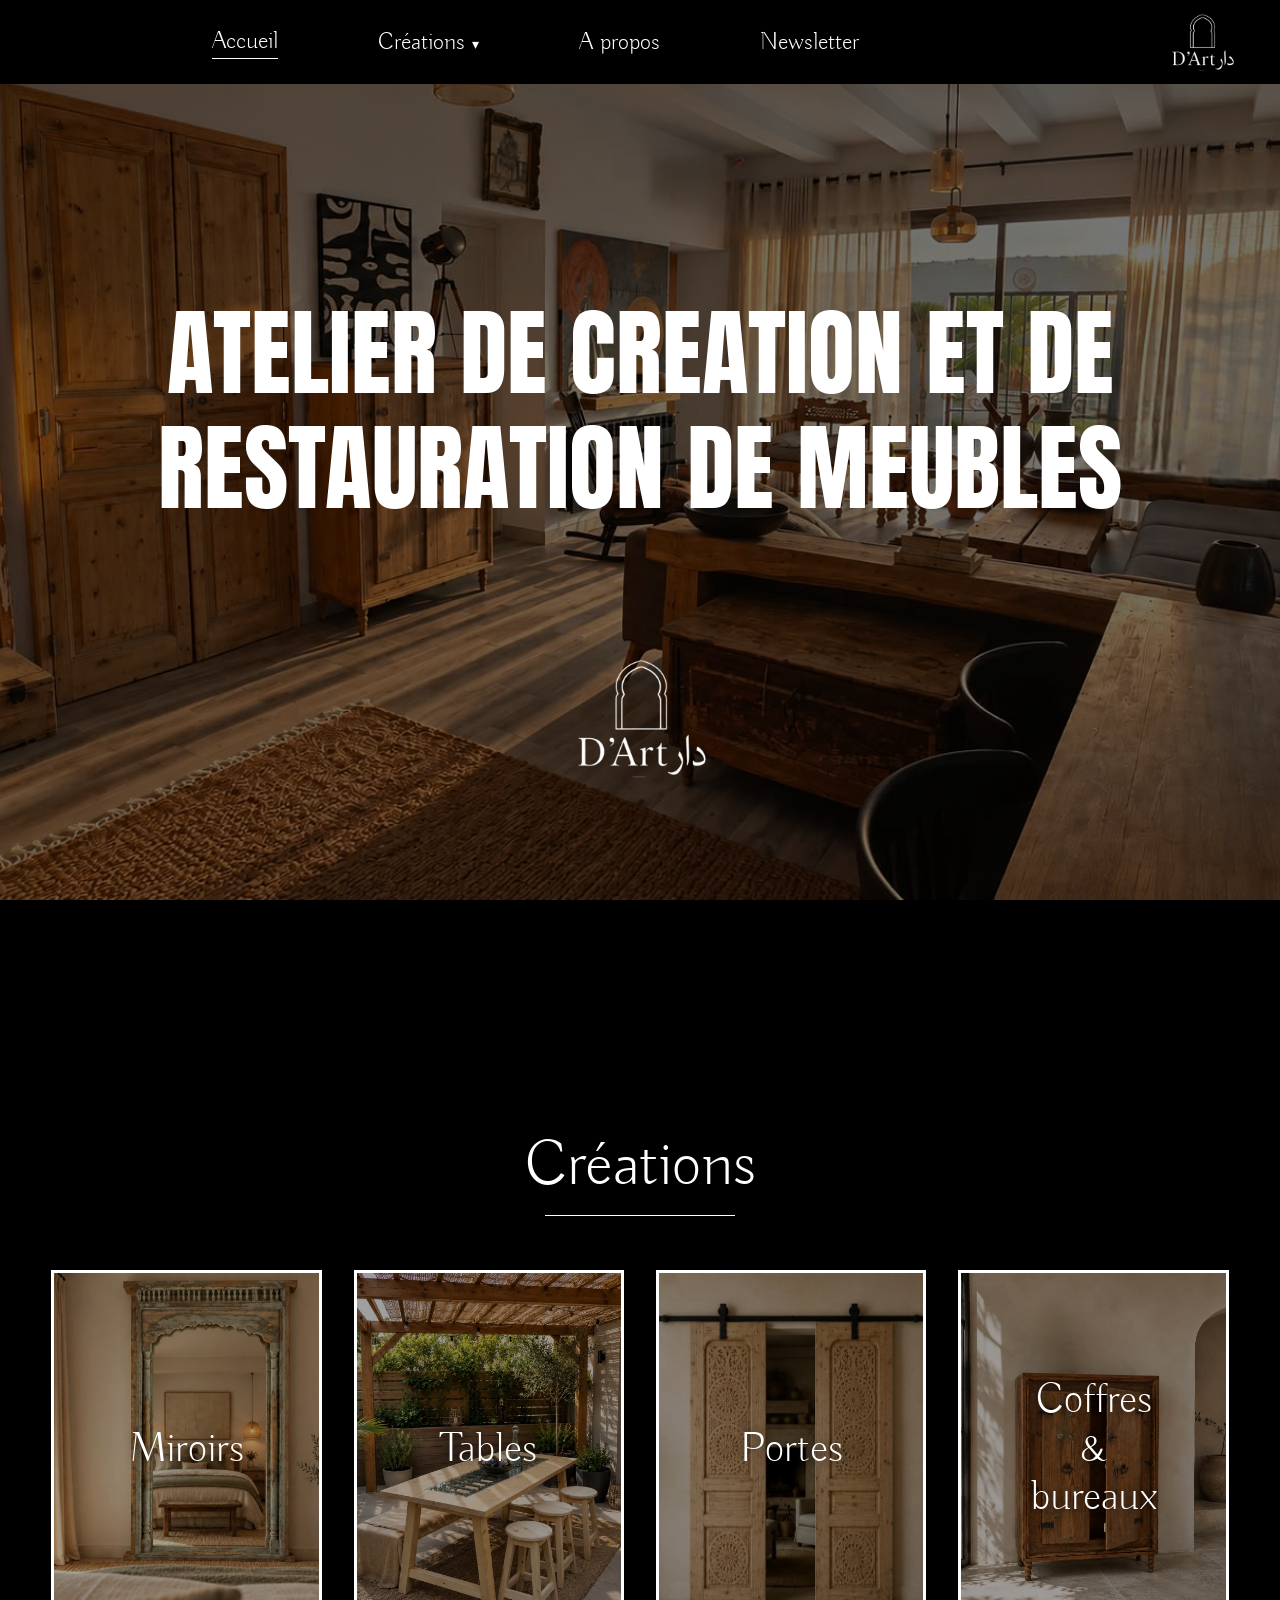
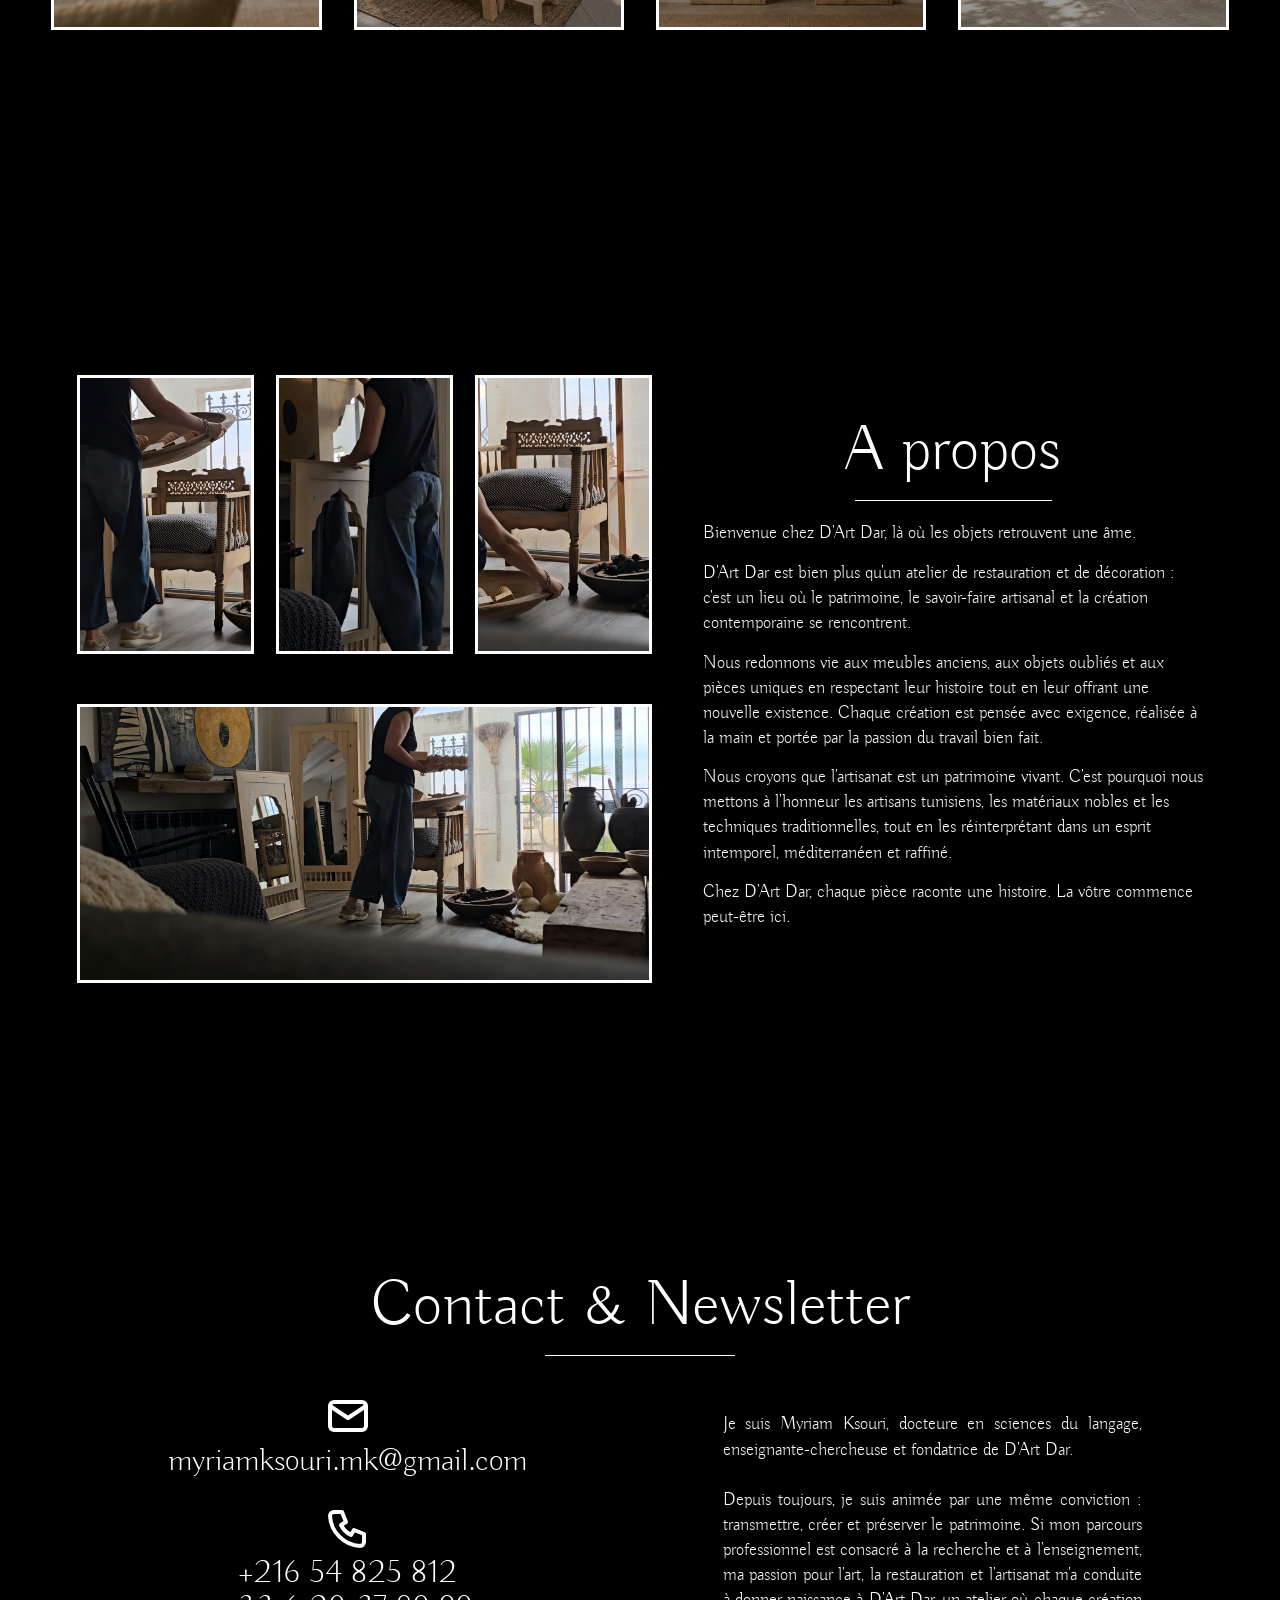
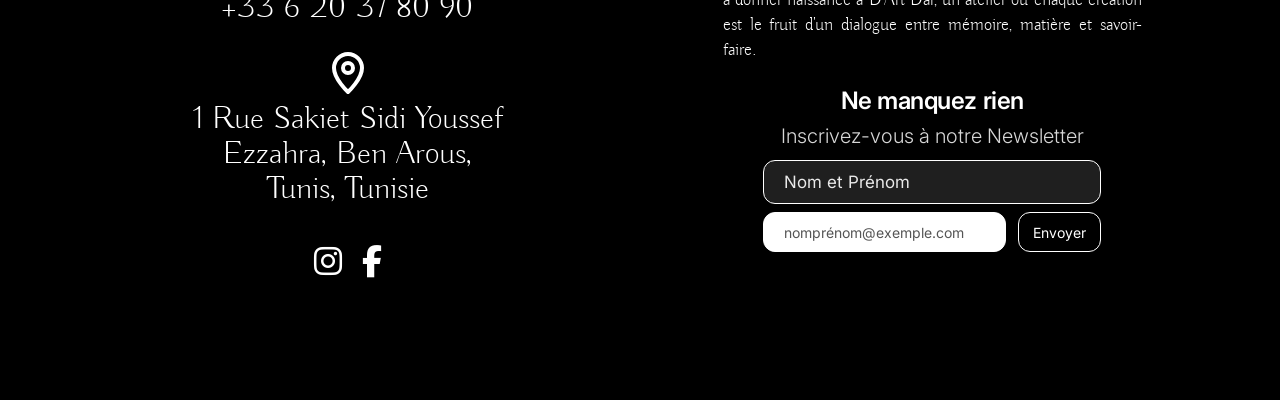
<file: index.html>
<!DOCTYPE html>
<html lang="fr">
<head>
  <meta charset="UTF-8">
  <meta name="viewport" content="width=device-width, initial-scale=1">
  <title>D'Art Dar – Atelier de création et de restauration de meubles</title>
  <link rel="preconnect" href="https://fonts.googleapis.com">
  <link rel="preconnect" href="https://fonts.gstatic.com" crossorigin>
  <link href="https://fonts.googleapis.com/css2?family=Anton&family=Buda:wght@300&family=Inter:wght@400;600&display=swap" rel="stylesheet">
  <link rel="stylesheet" href="https://cdnjs.cloudflare.com/ajax/libs/font-awesome/6.5.1/css/all.min.css"> 
  <link rel="stylesheet" href="style.css">
</head>
<body>


    <header class="nav">
  <ul class="nav-liste">
    <li><a href="index.html#accueil" class="actif">Accueil</a></li>
    <li class="a-sous-menu">
      <a href="index.html#creations">Créations <span class="fleche">▾</span></a>
      <ul class="sous-menu">
        <li><a href="index.html#creations">Toutes nos créations</a></li>
        <li><a href="miroirs.html">Miroirs</a></li>
        <li><a href="tables.html">Tables</a></li>
        <li><a href="portes.html">Portes</a></li>
        <li><a href="bureaux.html">Coffres &amp; bureaux</a></li>
      </ul>
    </li>
    <li><a href="index.html#a-propos">A propos</a></li>
    <li><a href="index.html#contact">Newsletter</a></li>
  </ul>
 <a href="index.html" class="logo-lien">
    <div class="ph ph-logo" id="logopetit">
      <img src="images/logo.png" alt="Logo D'Art Dar, retour à l'accueil">
    </div>
  </a>
</header>
<!-- ============ NAV : FIN ============ -->


<!-- ============ ÉCRAN 1 : ACCUEIL — DÉBUT ============ -->
<section class="ecran accueil" id="accueil">
  <div class="ph ph-fond" role="img" aria-label="Photo de fond assombrie de l'atelier : intérieur chaleureux avec une grande porte double en bois, un vieux miroir en bois à la peinture écaillée, une commode en bois, un tableau africain noir et blanc, une lampe sur trépied, un coffre ancien, un tapis en jute et une baie vitrée avec terrasse">
    <img src="images/07667a0f-c31e-449a-83bf-fc056bb85ae0.jpg" alt="Miroir étroit arqué à cadre clair patiné">
  </div>
  <h1>ATELIER DE CREATION ET DE RESTAURATION DE MEUBLES</h1>
  <div class="ph ph-logo-grand" role="img" aria-label="Logo D'Art Dar">
   <img src="images/logo.png" alt="logo d'art dar">
  </div>
</section>
<!-- ============ ÉCRAN 1 : FIN ============ -->


<!-- ============ ÉCRAN 2 : CRÉATIONS — DÉBUT ============ -->
<section class="ecran creations" id="creations">
  <h2 class="titre-centre">Créations</h2>
  <div class="trait-h trait-centre"></div>

  <div class="grille-cartes">
    <a class="carte" href="miroirs.html">
      <div class="ph" role="img" aria-label="Chambre avec un grand miroir arqué sculpté à patine verte, devant un banc et un lit">
       <img src="images/843049069_1164831029223895_7003991942476007434_n.jpg" alt="miroirgrand">      
      </div>
      <span class="carte-titre">Miroirs</span>
    </a>
    <a class="carte" href="tables.html">
      <div class="ph" role="img" aria-label="Longue table en bois clair avec tabourets sous une pergola, plantes vertes">
        <img src="images/727323075_1069133425460323_3221964952838891166_n.jpg" alt="tables">    
      </div>
      <span class="carte-titre">Tables</span>
    </a>
    <a class="carte" href="portes.html">
      <div class="ph" role="img" aria-label="Deux portes coulissantes en bois sculpté sur rail noir">
         <img src="images/775132349_1118018057238526_9106229858600047768_n.jpg" alt="portes" class="portecrea"> 
      </div>
      <span class="carte-titre">Portes</span>
    </a>
    <a class="carte" href="bureaux.html">
      <div class="ph" role="img" aria-label="Armoire en bois avec ferrures métalliques dans une pièce beige à arche">
       <img src="images/798080170_1132734912433507_3361382696970068322_n.jpg" alt="bureaux"> 
      </div>
      <span class="carte-titre">Coffres<br>&amp;<br>bureaux</span>
    </a>
  </div>
</section>
<!-- ============ ÉCRAN 2 : FIN ============ -->


<!-- ============ ÉCRAN 3 : À PROPOS — DÉBUT ============ -->
<section class="ecran apropos" id="a-propos">
  <div class="apropos-photos">
    <div class="ph" role="img" aria-label="Femme en haut noir et pantalon bleu tenant un plateau en bois près d'une chaise sculptée">
       <img src="images/da2a6236-b44d-4832-9efa-0020eed6184b.jpg" alt="imagesmaman"> 
    </div>
    <div class="ph" role="img" aria-label="Femme en haut noir sans manches travaillant sur un meuble en bois à arche">
    <img src="images/89a3e6be-c9d2-419d-8dac-0734e0780928.jpg" alt="imagesmaman"> 
    </div>
    <div class="ph" role="img" aria-label="Femme accroupie près d'une chaise en bois sculpté avec un plateau en bois">
      <img src="images/4845b616-79f4-437c-a82b-399400bf4484.jpg" alt="imagesmaman"> 
    </div>
    <div class="ph large" role="img" aria-label="Femme debout dans l'atelier parmi des miroirs, des jarres en terre cuite et un banc en bois">
      <img src="images/6bd62fe6-0756-493a-b964-a9c33a85f929.jpg" alt="imagesmaman"> 
    </div>
  </div>

  <div class="apropos-texte">
    <h2>A propos</h2>
    <div class="trait-h"></div>
    <p>Bienvenue chez D'Art Dar, là où les objets retrouvent une âme.</p>
    <p>D'Art Dar est bien plus qu'un atelier de restauration et de décoration : c'est un lieu où le patrimoine, le savoir-faire artisanal et la création contemporaine se rencontrent.</p>
    <p>Nous redonnons vie aux meubles anciens, aux objets oubliés et aux pièces uniques en respectant leur histoire tout en leur offrant une nouvelle existence. Chaque création est pensée avec exigence, réalisée à la main et portée par la passion du travail bien fait.</p>
    <p>Nous croyons que l'artisanat est un patrimoine vivant. C'est pourquoi nous mettons à l'honneur les artisans tunisiens, les matériaux nobles et les techniques traditionnelles, tout en les réinterprétant dans un esprit intemporel, méditerranéen et raffiné.</p>
    <p>Chez D'Art Dar, chaque pièce raconte une histoire. La vôtre commence peut-être ici.</p>
  </div>
</section>
<!-- ============ ÉCRAN 3 : FIN ============ -->


<!-- ============ ÉCRAN 4 : CONTACT & NEWSLETTER — DÉBUT ============ -->
<section class="ecran contact" id="contact">
  <h2 class="titre-centre">Contact &amp; Newsletter</h2>
  <div  id="trait-large" class="trait-h trait-centre trait-large"></div>
  <div class="contact-corps">
    <address class="coordonnees">
      <div class="bloc-contact">
        <svg class="icone" viewBox="0 0 24 24" aria-hidden="true"><rect x="3" y="5" width="18" height="14" rx="2"/><path d="M3 7l9 6 9-6"/></svg>
        <a href="mailto:myriamksouri.mk@gmail.com">myriamksouri.mk@gmail.com</a>
      </div>
      <div class="bloc-contact">
        <svg class="icone" viewBox="0 0 24 24" aria-hidden="true"><path d="M5 4h4l2 5-2.5 1.5a11 11 0 0 0 5 5L15 13l5 2v4a2 2 0 0 1-2 2A16 16 0 0 1 3 6a2 2 0 0 1 2-2z"/></svg>
        <a href="tel:+21654825812">+216 54 825 812</a>
        <a href="tel:+33620378090">+33 6 20 37 80 90</a>
      </div>
      <div class="bloc-contact">
        <svg class="icone" viewBox="0 0 24 24" aria-hidden="true"><path d="M12 21s-7-6.5-7-12a7 7 0 0 1 14 0c0 5.500-7 12-7 12z"/><circle cx="12" cy="9" r="2.500"/></svg>
        <p>1 Rue Sakiet Sidi Youssef<br>Ezzahra, Ben Arous,<br>Tunis, Tunisie</p>
      </div>
      <div class="reseaux">
  <a href="https://www.instagram.com/d_art_dar/" target="_blank" rel="noopener noreferrer" aria-label="Instagram de D'Art Dar">
    <i class="fa-brands fa-instagram" aria-hidden="true"></i>
  </a>
  <a href="https://www.facebook.com/search/top?q=d%27art%20%D8%AF%D8%A7%D8%B1" target="_blank" rel="noopener noreferrer" aria-label="Facebook de D'Art Dar">
    <i class="fa-brands fa-facebook-f" aria-hidden="true"></i>
  </a>
</div>
    </address>

    <div class="contact-droite">
      <p class="bio">Je suis Myriam Ksouri, docteure en sciences du langage, enseignante-chercheuse et fondatrice de D'Art Dar.<br><br>Depuis toujours, je suis animée par une même conviction : transmettre, créer et préserver le patrimoine. Si mon parcours professionnel est consacré à la recherche et à l'enseignement, ma passion pour l'art, la restauration et l'artisanat m'a conduite à donner naissance à D'Art Dar, un atelier où chaque création est le fruit d'un dialogue entre mémoire, matière et savoir-faire.</p>

     <form class="newsletter" id="form-newsletter" action="#" method="post">
      
        <h3>Ne manquez rien</h3>
        <p class="sous-titre">Inscrivez-vous à notre Newsletter</p>
        <input type="text" name="nom" placeholder="Nom et Prénom" aria-label="Nom et prénom">
        <div class="ligne-email">
          
          <input type="email" name="email" placeholder="nomprénom@exemple.com" aria-label="Adresse e-mail" required>
          <button type="submit">Envoyer</button>
        </div>
      </form>
    </div>
  </div>
</section>

<!-- ============ ÉCRAN 4 : pop-up merci pour votre inscription ============ -->

<div class="popup" id="popup-newsletter" role="dialog" aria-modal="true" aria-labelledby="popup-titre" hidden>
  <div class="popup-boite">
    <h3 id="popup-titre">Merci !</h3>
    <p id="popup-texte">Votre inscription à la newsletter a bien été prise en compte.</p>
    <button type="button" id="popup-fermer">Fermer</button>
  </div>
</div>

<script>
  const form = document.getElementById('form-newsletter');
  const popup = document.getElementById('popup-newsletter');
  const texte = document.getElementById('popup-texte');
  const fermer = document.getElementById('popup-fermer');

  function ouvrir(email) {
    texte.textContent = 'Votre inscription à la newsletter a bien été prise en compte (' + email + ').';
    popup.hidden = false;
    fermer.focus();
  }
  function fermerPopup() { popup.hidden = true; }

  form.addEventListener('submit', function (e) {
    e.preventDefault();                          // empêche le rechargement de la page
    const email = form.email.value.trim();
    if (!email) return;                          // rien si l'e-mail est vide
    ouvrir(email);
    form.reset();                                // vide les champs
  });

  fermer.addEventListener('click', fermerPopup);
  popup.addEventListener('click', function (e) { if (e.target === popup) fermerPopup(); });
  document.addEventListener('keydown', function (e) { if (e.key === 'Escape') fermerPopup(); });
</script>
<!-- ============ ÉCRAN 4 : FIN ============ -->
</body>
</html>
</file>
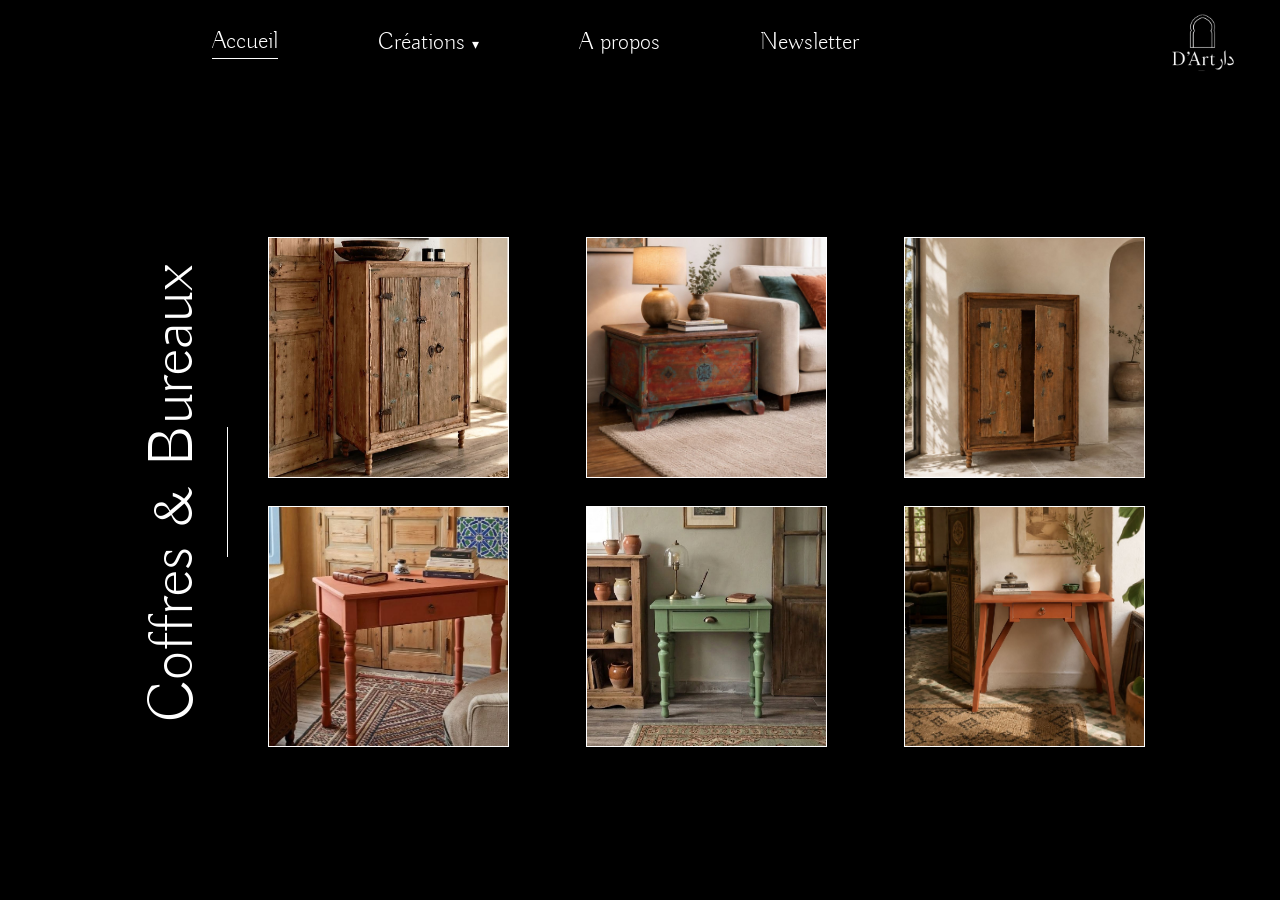
<file: bureaux.html>
<!DOCTYPE html>
<html lang="fr">
<head>
  <meta charset="UTF-8">
  <meta name="viewport" content="width=device-width, initial-scale=1">
  <title>Miroirs – D'Art Dar</title>
  <link rel="preconnect" href="https://fonts.googleapis.com">
  <link rel="preconnect" href="https://fonts.gstatic.com" crossorigin>
  <link href="https://fonts.googleapis.com/css2?family=Anton&family=Buda:wght@300&family=Inter:wght@400;600&display=swap" rel="stylesheet">
  <link rel="stylesheet" href="style.css">
</head>
<body>

    <header class="nav">
  <ul class="nav-liste">
    <li><a href="index.html#accueil" class="actif">Accueil</a></li>
    <li class="a-sous-menu">
      <a href="index.html#creations">Créations <span class="fleche">▾</span></a>
      <ul class="sous-menu">
        <li><a href="index.html#creations">Toutes nos créations</a></li>
        <li><a href="miroirs.html">Miroirs</a></li>
        <li><a href="tables.html">Tables</a></li>
        <li><a href="portes.html">Portes</a></li>
        <li><a href="bureaux.html">Coffres &amp; bureaux</a></li>
      </ul>
    </li>
    <li><a href="index.html#a-propos">A propos</a></li>
    <li><a href="index.html#contact">Newsletter</a></li>
  </ul>
   <a href="index.html" class="logo-lien">
    <div class="ph ph-logo" id="logopetit">
      <img src="images/logo.png" alt="Logo D'Art Dar, retour à l'accueil">
    </div>
  </a>
</header>


<section class="ecran categorie cat-bureaux">
  <div class="titre-vertical"><h1>Coffres &amp; Bureaux</h1><div class="trait-v"></div></div>
  <div class="galerie">
    <div class="ph"><img src="images/831167091_1156367293403602_279123974948762361_n.jpg" alt="Armoire rustique en bois vieilli" class="coffre1"></div>
    <div class="ph"><img src="images/663136541_1002260202147646_2544849069108272763_n.jpg" alt="Coffre peint rouge à décor bleu"></div>
    <div class="ph"><img src="images/798080170_1132734912433507_3361382696970068322_n.jpg" alt="Armoire en bois dans une pièce à arche"></div>
    <div class="ph"><img src="images/742031816_1083951043978561_5000829358273974379_n.jpg" alt="Bureau rouge terre cuite aux pieds tournés" class="bureau1"></div>
    <div class="ph"><img src="images/690678921_1031798469193819_3402697708011891881_n.jpg" alt="Console bureau vert sauge" class="bureau2"></div>
    <div class="ph"><img src="images/742208703_1084002227306776_2770918456555010752_n.jpg" alt="Bureau orange aux pieds écartés" class="bureau3"></div>
  </div>
</section>

</body>
</html>
</file>
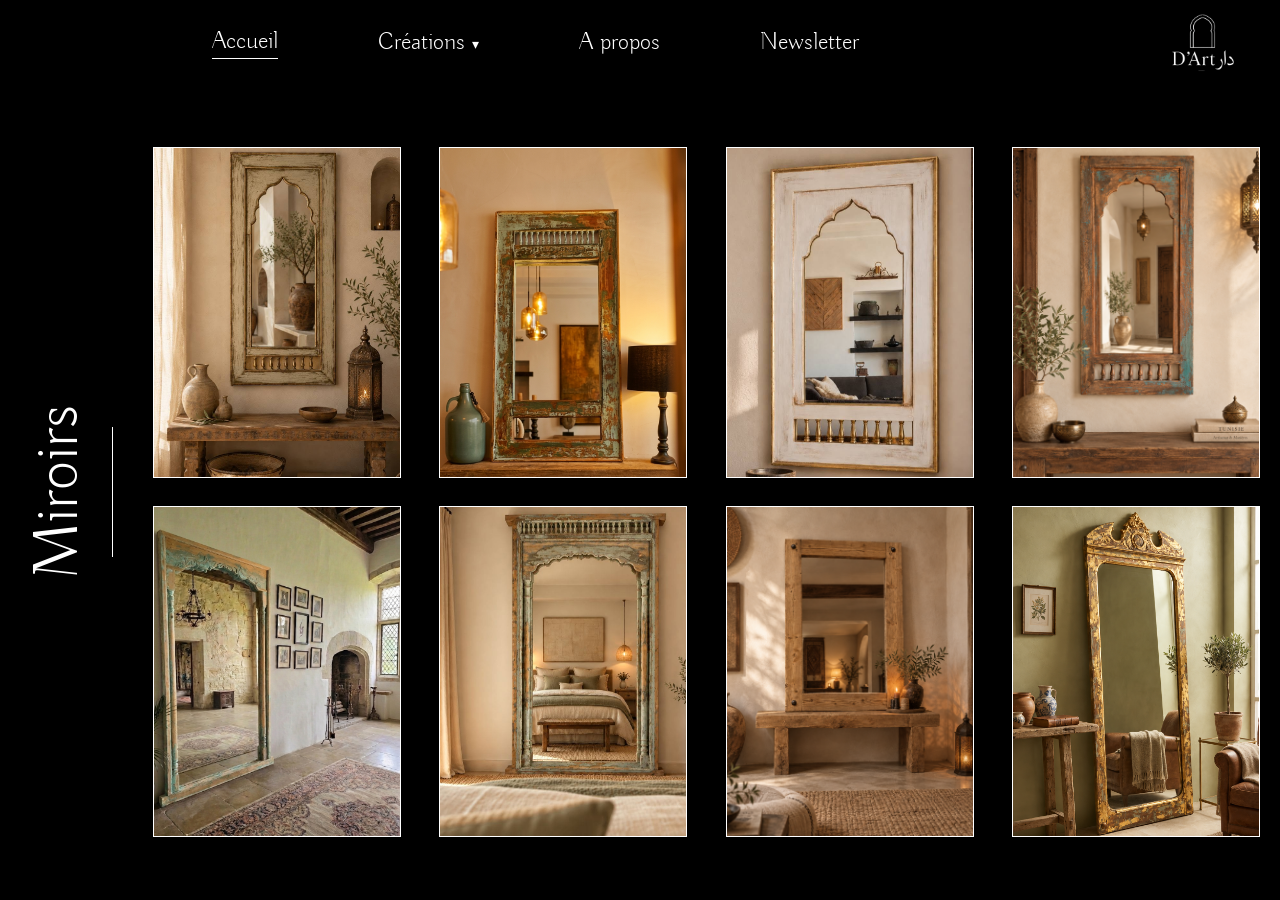
<file: miroirs.html>
<!DOCTYPE html>
<html lang="fr">
<head>
  <meta charset="UTF-8">
  <meta name="viewport" content="width=device-width, initial-scale=1">
  <title>Miroirs – D'Art Dar</title>
  <link rel="preconnect" href="https://fonts.googleapis.com">
  <link rel="preconnect" href="https://fonts.gstatic.com" crossorigin>
  <link href="https://fonts.googleapis.com/css2?family=Anton&family=Buda:wght@300&family=Inter:wght@400;600&display=swap" rel="stylesheet">
  <link rel="stylesheet" href="style.css">
</head>
<body>

    <header class="nav">
  <ul class="nav-liste">
    <li><a href="index.html#accueil" class="actif">Accueil</a></li>
    <li class="a-sous-menu">
      <a href="index.html#creations">Créations <span class="fleche">▾</span></a>
      <ul class="sous-menu">
        <li><a href="index.html#creations">Toutes nos créations</a></li>
        <li><a href="miroirs.html">Miroirs</a></li>
        <li><a href="tables.html">Tables</a></li>
        <li><a href="portes.html">Portes</a></li>
        <li><a href="bureaux.html">Coffres &amp; bureaux</a></li>
      </ul>
    </li>
    <li><a href="index.html#a-propos">A propos</a></li>
    <li><a href="index.html#contact">Newsletter</a></li>
  </ul>
   <a href="index.html" class="logo-lien">
    <div class="ph ph-logo" id="logopetit">
      <img src="images/logo.png" alt="Logo D'Art Dar, retour à l'accueil">
    </div>
  </a>
</header>

<section class="ecran categorie cat-miroirs">
  <div class="titre-vertical"><h1>Miroirs</h1><div class="trait-v"></div></div>
  <div class="galerie">
    <div class="ph"><img src="images/799251163_1134278098945855_4819623392817792231_n.jpg" alt="Miroir étroit arqué à cadre clair patiné"></div>
    <div class="ph"><img src="images/1773420789451.png" alt="Grand miroir à cadre turquoise et orange"></div>
    <div class="ph"><img src="images/795133348_1145564687817196_2099406852092485581_n.jpg" alt="Miroir blanc à arche dorée"></div>
    <div class="ph"><img src="images/file_00000000e6ac82108bccc65fd1907782.png" alt="Miroir à cadre patiné bleu rouille"></div>
    <div class="ph"><img src="images/1776701293093.png" alt="Immense miroir arqué patiné turquoise dans une pièce en pierre"></div>
    <div class="ph"><img src="images/843049069_1164831029223895_7003991942476007434_n.jpg" alt="Haut miroir sculpté vert-de-gris reflétant un lit"></div>
    <div class="ph"><img src="images/file_000000008fc481f4bce6ba0c84764c7f.png" alt="Miroir en bois brut sur une console"></div>
    <div class="ph"><img src="images/file_000000008afc81f5868dd11df2b79db8.png" alt="Miroir baroque doré contre un mur vert sauge" class="miroir8"></div>
  </div>
</section>

</body>
</html>
</file>
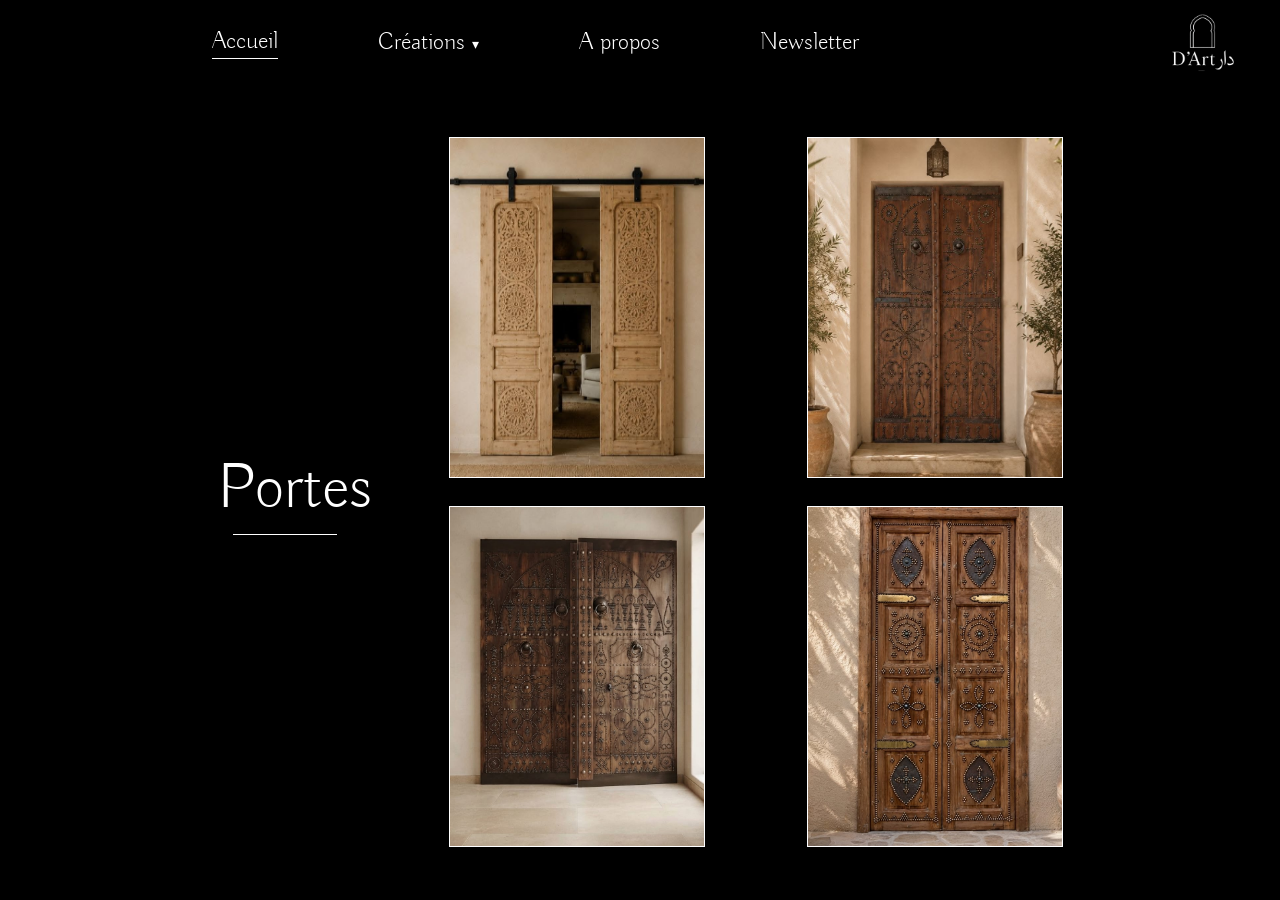
<file: portes.html>
<!DOCTYPE html>
<html lang="fr">
<head>
  <meta charset="UTF-8">
  <meta name="viewport" content="width=device-width, initial-scale=1">
  <title>Miroirs – D'Art Dar</title>
  <link rel="preconnect" href="https://fonts.googleapis.com">
  <link rel="preconnect" href="https://fonts.gstatic.com" crossorigin>
  <link href="https://fonts.googleapis.com/css2?family=Anton&family=Buda:wght@300&family=Inter:wght@400;600&display=swap" rel="stylesheet">
  <link rel="stylesheet" href="style.css">
</head>
<body>

    <header class="nav">
  <ul class="nav-liste">
    <li><a href="index.html#accueil" class="actif">Accueil</a></li>
    <li class="a-sous-menu">
      <a href="index.html#creations">Créations <span class="fleche">▾</span></a>
      <ul class="sous-menu">
        <li><a href="index.html#creations">Toutes nos créations</a></li>
        <li><a href="miroirs.html">Miroirs</a></li>
        <li><a href="tables.html">Tables</a></li>
        <li><a href="portes.html">Portes</a></li>
        <li><a href="bureaux.html">Coffres &amp; bureaux</a></li>
      </ul>
    </li>
    <li><a href="index.html#a-propos">A propos</a></li>
    <li><a href="index.html#contact">Newsletter</a></li>
  </ul>
   <a href="index.html" class="logo-lien">
    <div class="ph ph-logo" id="logopetit">
      <img src="images/logo.png" alt="Logo D'Art Dar, retour à l'accueil">
    </div>
  </a>
</header>


<section class="ecran categorie cat-portes">
  <div class="titre-horizontal"><h1>Portes</h1><div class="trait-h"></div></div>
  <div class="galerie">
    <div class="ph"><img src="images/18de7e000ce150740444a9c86e14bb2c4e9fbc37.jpg" alt="Portes coulissantes en bois clair sculpté" class="porte1"></div>
    <div class="ph"><img src="images/773379521_1113842604322738_5624772167939573128_n.jpg" alt="Porte double en bois foncé avec ferronnerie"></div>
    <div class="ph"><img src="images/WhatsApp Image 2026-09-24 at 16.38.23.jpeg" alt="Porte double ancienne en bois foncé cloutée"></div>
    <div class="ph"><img src="images/WhatsApp Image  porrte.jpeg" alt="Porte double sculptée avec médaillons en losange" class="porte4"></div>
  </div>
</section>

</body>
</html>
</file>
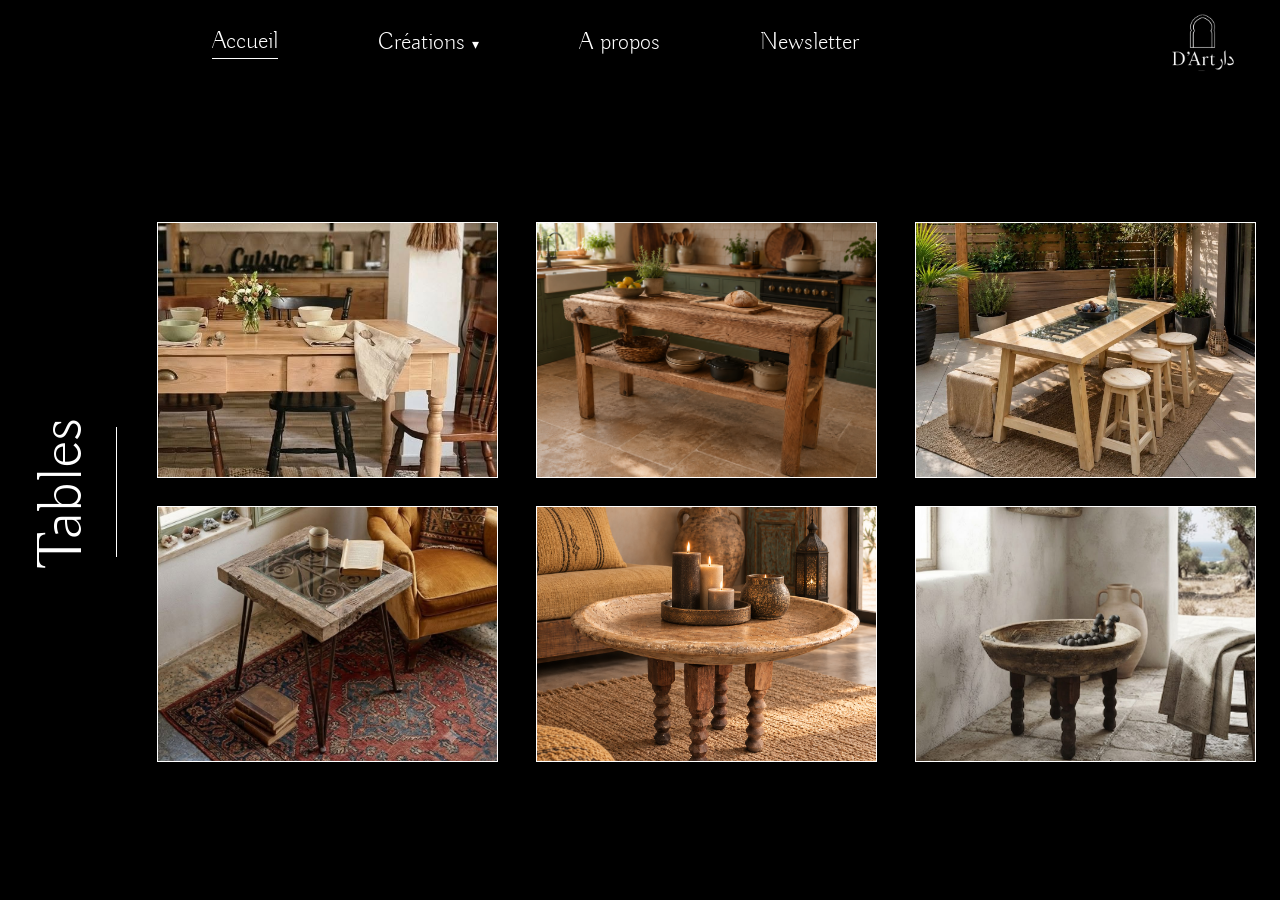
<file: tables.html>
<!DOCTYPE html>
<html lang="fr">
<head>
  <meta charset="UTF-8">
  <meta name="viewport" content="width=device-width, initial-scale=1">
  <title>Miroirs – D'Art Dar</title>
  <link rel="preconnect" href="https://fonts.googleapis.com">
  <link rel="preconnect" href="https://fonts.gstatic.com" crossorigin>
  <link href="https://fonts.googleapis.com/css2?family=Anton&family=Buda:wght@300&family=Inter:wght@400;600&display=swap" rel="stylesheet">
  <link rel="stylesheet" href="style.css">
</head>
<body>

    <header class="nav">
  <ul class="nav-liste">
    <li><a href="index.html#accueil" class="actif">Accueil</a></li>
    <li class="a-sous-menu">
      <a href="index.html#creations">Créations <span class="fleche">▾</span></a>
      <ul class="sous-menu">
        <li><a href="index.html#creations">Toutes nos créations</a></li>
        <li><a href="miroirs.html">Miroirs</a></li>
        <li><a href="tables.html">Tables</a></li>
        <li><a href="portes.html">Portes</a></li>
        <li><a href="bureaux.html">Coffres &amp; bureaux</a></li>
      </ul>
    </li>
    <li><a href="index.html#a-propos">A propos</a></li>
    <li><a href="index.html#contact">Newsletter</a></li>
  </ul>
  <a href="index.html" class="logo-lien">
    <div class="ph ph-logo" id="logopetit">
      <img src="images/logo.png" alt="Logo D'Art Dar, retour à l'accueil">
    </div>
  </a>
</header>


<section class="ecran categorie cat-tables">
  <div class="titre-vertical"><h1>Tables</h1><div class="trait-v"></div></div>
  <div class="galerie">
    <div class="ph"><img src="images/753557099_1096122046094794_8090377584952893750_n.jpg" alt="Table à manger en bois avec tiroirs"></div>
    <div class="ph"><img src="images/file_00000000821471fdbef58552767324ba.png" alt="Îlot de cuisine rustique en bois"></div>
    <div class="ph"><img src="images/727323075_1069133425460323_3221964952838891166_n.jpg" alt="Longue table en bois avec tabourets en terrasse" class="table3"></div>
    <div class="ph"><img src="images/732365769_1071863078520691_8151681381293998349_n.jpg" alt="Table d'appoint avec plateau en verre" class="table4"></div>
    <div class="ph"><img src="images/file_0000000032748210b18efcaea3f382f7.png" alt="Table basse ronde en bois aux pieds tournés"></div>
    <div class="ph"><img src="images/WhatsApp Image 2026-09-24 at 16.38.19.jpeg" alt="Grand plateau en bois sur pieds sombres"></div>
  </div>
</section>

</body>
</html>
</file>
<file: style.css>
/* ===== BASE ===== */
* { box-sizing: border-box; margin: 0; padding: 0; }
html { scroll-behavior: smooth; }
body {
  background: #000;
  color: #fff;
  font-family: 'Buda', serif;
  font-weight: 300;
}
a { color: inherit; text-decoration: none; }
ul { list-style: none; }

/* Encadré qui remplace les images */
.ph {
  display: flex;
  align-items: center;
  justify-content: center;
  text-align: center;
  
  
  border: 1px solid #fff;
  color: #d7d7d7;
  font-family: 'Inter', sans-serif;
  font-size: 13px;
  line-height: 1.4;
  overflow: hidden;
}
/* Quand vous mettrez de vraies images : <img> avec .ph img {width:100%;height:100%;object-fit:cover} */
.ph img { width: 100%; height: 100%; object-fit: cover; }

/* Un écran = 1440 x 900 sur le design */
.ecran {
  position: relative;
  min-height: 900px;
  padding: 84px 60px 40px;
}

/* Traits sous les titres */
.trait-h { height: 1px; width: 110px; background: #fff; }
.trait-centre { margin: 8px auto 0; width: 190px; }
.trait-large { width: 485px; max-width: 80%; }
.trait-v { width: 1px; height: 130px; background: #fff; }
#trait-large {margin-left: 8px auto 0; width: 190px;}

.titre-centre {
  text-align: center;
  font-size: 69px;
  font-weight: 300;
  padding-top: 60px;
}


/* ===== NAV (commune à tous les écrans) ===== */
.nav {
  position: sticky;
  top: 0;
  z-index: 10;
  height: 84px;
  background: #000;
  display: flex;
  align-items: center;
  justify-content: space-between;
  padding: 0 28px 0 212px;
}
.nav-liste { display: flex; align-items: center; gap: 100px; }
.nav-liste a { font-size: 24px; color: #fff; }
.nav-liste a.actif { border-bottom: 1px solid #fff; padding-bottom: 2px; }
.fleche { font-size: 14px; }
.a-sous-menu { position: relative; }
.sous-menu {
  display: none;
  position: absolute;
  top: 100%;
  left: 0;
  min-width: 200px;
  background: rgba(0, 0, 0, 0.6);
  border: 1px solid #fff;
  padding: 10px 0;
}
.sous-menu a { display: block; padding: 6px 16px; font-size: 20px; }
.a-sous-menu:hover .sous-menu { display: block; }
.ph-logo { width: 64px; height: 64px; padding: 2px; font-size: 8px; border: none; background: transparent; }


/* ===== ÉCRAN 1 : ACCUEIL ===== */
.accueil {
  padding: 0;
  margin-top: -84px;           /* l'image passe derrière la nav */
  min-height: 800px;
  display: flex;
  flex-direction: column;
  align-items: center;
  justify-content: center;
  text-align: center;
  overflow: hidden;
}
.ph-fond {
  position: absolute;
  inset: 0;
  z-index: 0;
  border: none;
  opacity: .46;
}
.accueil h1 {
  position: relative;
  z-index: 1;
  font-family: 'Anton', sans-serif;
  font-weight: 400;
  font-size: 96px;
  line-height: 1.2;
  max-width: 1054px;
  padding: 0 20px;
  margin-top: -80px;
}
.ph-logo-grand {
  position: absolute;
  z-index: 1;
  bottom: 83px;
  left: 50%;
  transform: translateX(-50%);
  width: 199px;
  height: 199px;
  border: none;
  background: transparent;
  color: #fff;
}


/* ===== ÉCRAN 2 : CRÉATIONS ===== */
.grille-cartes {
  display: grid;
  grid-template-columns: repeat(4, 284px);
  justify-content: center;
  gap: 40px;
  margin-top: 120px;
}
.carte { position: relative; display: block; height: 379px; }
.carte .ph { width: 100%; height: 100%; border: 3px solid #fff; }
.carte img { opacity: .64; }
.carte-titre {
  position: absolute;
  left: 0; right: 0; top: 50%;
  transform: translateY(-50%);
  text-align: center;
  font-size: 48px;
  line-height: 1.15;
  text-shadow: 0 0 8px rgba(0,0,0,.6);
}
.portecrea { object-position: 64% 91%; }


/* ===== ÉCRAN 3 : À PROPOS ===== */
.apropos {
  display: grid;
  grid-template-columns: 650px 1fr;
  gap: 60px;
  align-items: center;
  padding-left: 114px;
  padding-right: 90px;
}
.apropos-photos {
  display: grid;
  grid-template-columns: repeat(3, 1fr);
  gap: 22px;
}
.apropos-photos .ph { height: 281px; border: 3px solid #fff; }
.apropos-photos .ph.large { grid-column: 1 / -1; height: 281px; margin-top: 28px; }
.apropos-texte h2 { font-size: 69px; font-weight: 300; text-align: center; }
.apropos-texte .trait-h { width: 197px; margin: 8px auto 20px; }
.apropos-texte p { font-size: 20px; line-height: 1.4; margin-bottom: 20px; }


/* ===== ÉCRAN 4 : CONTACT & NEWSLETTER ===== */
.contact-corps {
  display: grid;
  grid-template-columns: 1fr 1fr;
  gap: 60px;
  margin-top: 40px;
  padding: 0 30px;
}
.coordonnees { font-style: normal; text-align: center; display: flex; flex-direction: column; gap: 24px; }
.bloc-contact { display: flex; flex-direction: column; align-items: center; font-size: 36px; line-height: 1.1; }
.bloc-contact a, .bloc-contact p { display: block; }
.icone { width: 48px; height: 48px; fill: none; stroke: #fff; stroke-width: 2; stroke-linecap: round; stroke-linejoin: round; margin-bottom: 4px; }

/* ---------- Icônes Font Awesome (réseaux sociaux) ---------- */
.reseaux { align-items: center;
padding: 5px; }
.reseaux a { color: #fff; transition: transform .25s ease, opacity .25s ease; }
.reseaux i { font-size: 32px; line-height: 1; padding: 8px; }

@media (hover: hover) {
  .reseaux a:hover { transform: scale(1.15); opacity: .8; }
}

@media (max-width: 900px) {
  body .reseaux i { font-size: clamp(24px, 7vw, 32px); }
}

.contact-droite { display: flex; flex-direction: column; align-items: center; padding-top: 20px; }
.bio { font-size: 20px; line-height: 1.4; text-align: justify; max-width: 419px; }

.newsletter { margin-top: 24px; width: 338px; text-align: center; font-family: 'Inter', sans-serif; }
.newsletter h3 { font-size: 24px; font-weight: 600; letter-spacing: -.02em; line-height: 1.2; }
.sous-titre { font-size: 20px; color: #d7d7d7; margin: 8px 0 12px; }
.newsletter input {
  width: 100%;
  height: 44px;
  padding: 0 20px;
  border: 1px solid #fff;
  border-radius: 12px;
  background: rgba(208,208,208,.15);
  color: #fff;
  font-family: inherit;
  font-size: 17px;
}
.newsletter input::placeholder { color: rgba(255,255,255,.9); }
.ligne-email { display: flex; gap: 12px; margin-top: 8px; }
.ligne-email input { height: 40px; background: #fff; color: #000; font-size: 14px; }
.ligne-email input::placeholder { color: #555; }
.ligne-email button {
  height: 40px;
  padding: 0 14px;
  border: 1px solid #fff;
  border-radius: 12px;
  background: transparent;
  color: #fff;
  font-family: inherit;
  font-size: 14px;
  cursor: pointer;
}


/* ===== PAGES CATÉGORIES (écrans 5 à 8) ===== */
.categorie {
  display: flex;
  align-items: center;
  justify-content: center;
  gap: 40px;
  padding-top: 110px;
}
.galerie { display: grid; gap: 28px; }
.galerie .ph { width: 100%; }

/* Titre vertical (lu de bas en haut) + trait à droite */
.titre-vertical { display: flex; align-items: center; gap: 12px; }
.titre-vertical h1 {
  writing-mode: vertical-rl;
  transform: rotate(180deg);
  font-size: 69px;
  font-weight: 300;
  white-space: nowrap;
}


/* ===== ÉCRAN 5 : MIROIRS (4 colonnes x 2) ===== */
.cat-miroirs .galerie { grid-template-columns: repeat(4, 248px); gap: 42px 42px; }
.cat-miroirs .ph { height: 331px; }
.miroir8 { object-position: 50% 35%; }

/* ===== ÉCRAN 6 : TABLES (3 colonnes x 2) ===== */
.cat-tables .galerie { grid-template-columns: repeat(3, 341px); gap: 28px 46px; }
.cat-tables .ph { height: 256px; }
.table3 { object-position: 50% 100%; }
.table4 { object-position: 50% 90%; }


/* ===== ÉCRAN 7 : PORTES (titre à gauche, 2 colonnes x 2) ===== */
.cat-portes { justify-content: space-around; padding: 110px 120px 40px; }
.titre-horizontal h1 { font-size: 69px; font-weight: 300; }
.titre-horizontal .trait-h { width: 104px; margin-top: 4px; margin-left: 16px; }
.cat-portes .galerie { grid-template-columns: repeat(2, 256px); gap: 28px 150px; }
.cat-portes .ph { height: 341px; }
.porte4 { object-position: 50% 91%; }
.porte1 { object-position: 64% 91%; }


/* ===== ÉCRAN 8 : COFFRES & BUREAUX (3 colonnes x 2) ===== */
.cat-bureaux .galerie { grid-template-columns: repeat(3, 241px); gap: 50px 140px; }
.cat-bureaux .ph { height: 241px; }
.coffre1 { object-position: 50% 67%; }
.bureau1 { object-position: 50% 100%; }
.bureau2 { object-position: 64% 91%; }
.bureau3 { object-position: 64% 91%; }










/* ===== ÉCRANS ADAPTÉS À LA FENÊTRE ===== */

/* Chaque écran = au moins la hauteur de la fenêtre, contenu centré */
.ecran {
  min-height: 100vh;
  padding: 84px 4vw 3vh;
}
.accueil { padding: 0; }

/* --- Créations et Contact : tout centré verticalement --- */
.creations,
.contact {
  display: flex;
  flex-direction: column;
  justify-content: center;
}
.titre-centre {
  padding-top: 0;
  font-size: clamp(40px, 5vw, 69px);
}

/* --- Créations : 4 cartes qui rétrécissent avec la fenêtre --- */
.grille-cartes {
  grid-template-columns: repeat(4, minmax(0, 284px));
  gap: 2.5vw;
  width: 100%;
  max-width: 1256px;
  margin: 6vh auto 0;
}
.carte { height: auto; aspect-ratio: 284 / 379; }
.carte-titre { font-size: clamp(26px, 3.3vw, 48px); }

/* --- À propos --- */
.apropos {
  grid-template-columns: minmax(0, 1.15fr) minmax(0, 1fr);
  gap: 4vw;
  align-content: center;
  padding-left: 6vw;
  padding-right: 6vw;
}
.apropos-photos .ph,
.apropos-photos .ph.large { height: clamp(140px, 31vh, 281px); }
.apropos-texte h2 { font-size: clamp(40px, 5vw, 69px); }
.apropos-texte p { font-size: clamp(14px, 1.4vw, 20px); margin-bottom: 1.6vh; }

/* --- Contact --- */
.contact-corps { margin-top: 4vh; gap: 4vw; }
.bloc-contact { font-size: clamp(20px, 2.5vw, 36px); }
.bio { font-size: clamp(14px, 1.4vw, 20px); }

/* --- Pages Miroirs, Tables, Portes, Coffres : centrées sous la nav --- */
.categorie {
  min-height: calc(100vh - 84px);
  padding: 20px 4vw;
  align-items: center;
  justify-content: center;
}
.titre-vertical h1,
.titre-horizontal h1 { font-size: clamp(40px, 5vw, 69px); }

/* Chaque photo a une hauteur --h qui s'adapte à la hauteur de la fenêtre :
   les 2 rangées tiennent toujours à l'écran */
.galerie { --h: 300px; }

.cat-miroirs .galerie {
  --h: min(331px, calc((100vh - 84px - 110px) / 2));
  grid-template-columns: repeat(4, calc(var(--h) * 248 / 331));
  gap: 28px 3vw;
}
.cat-tables .galerie {
  --h: min(256px, calc((100vh - 84px - 110px) / 2));
  grid-template-columns: repeat(3, calc(var(--h) * 341 / 256));
  gap: 28px 3vw;
}
.cat-portes .galerie {
  --h: min(341px, calc((100vh - 84px - 110px) / 2));
  grid-template-columns: repeat(2, calc(var(--h) * 256 / 341));
  gap: 28px 8vw;
}
.cat-bureaux .galerie {
  --h: min(241px, calc((100vh - 84px - 110px) / 2));
  grid-template-columns: repeat(3, var(--h));
  gap: 28px 6vw;
}
.cat-miroirs .ph,
.cat-tables .ph,
.cat-portes .ph,
.cat-bureaux .ph { height: var(--h); }

.cat-portes { gap: 6vw; padding: 20px 6vw; }




/* ================================================================
   VERSION TÉLÉPHONE (maquette Figma mobile : 392 px de large)
   Ne s'applique qu'en dessous de 480 px. Le bureau ne change pas.
   ================================================================ */
@media (max-width: 900px) {

  body {
    --nav: 76px;
    --titre: clamp(26px, 12.2vw, 52px);   /* 48px sur la maquette */
    --texte: clamp(10px, 3.06vw, 16px);   /* 12px sur la maquette */
  }

  /* ---------- Base de chaque écran ---------- */
  body .ecran {
    min-height: calc(100vh - var(--nav));
    min-height: calc(100svh - var(--nav));
    padding: 6vw 5vw 10vw;
  }

  /* ---------- NAV ---------- */
  body .nav { height: var(--nav); padding: 0 4vw 0 5vw; gap: 3vw; }
  body .nav-liste { flex: 1; gap: 0; justify-content: space-between; }
  body .nav-liste a { font-size: clamp(11px, 3.57vw, 16px); }

  body .ph-logo { width: clamp(36px, 11.7vw, 56px); height: clamp(36px, 11.7vw, 56px); flex: none; }
  body .sous-menu { min-width: 160px; }
  .a-sous-menu:focus-within .sous-menu { display: block; }

  

  /* ---------- ÉCRAN 1 : ACCUEIL ---------- */
  body .accueil {
    margin-top: calc(var(--nav) * -1);
    min-height: 100vh;
    min-height: 100svh;
    padding: 0 2vw;
  }
  body .ph-fond img { object-position: 54% 50%; }
  body .accueil h1 {
    font-size: clamp(24px, 10.2vw, 52px);
    line-height: 1.5;
    margin-top: 0;
    max-width: 100%;
    padding: 0;
  }
  body .ph-logo-grand {
    width: clamp(90px, 33vw, 170px);
    height: clamp(90px, 33vw, 170px);
    bottom: 6vh;
  }

  /* ---------- ÉCRAN 2 : CRÉATIONS ---------- */
  body .creations { justify-content: center; }
  body .titre-centre { font-size: var(--titre); padding-top: 0; }
  body .trait-centre { width: 31.6vw; }
  body .grille-cartes {
    grid-template-columns: 1fr 1fr;
    gap: 2.8vw;
    width: 100%;
    max-width: 560px;
    margin: 26vw auto 0;
  }
body .carte { height: auto; aspect-ratio: 1 / 1; }
  body .carte .ph { width: 100%; height: auto; aspect-ratio: 1 / 1; }
  body .carte-titre { font-size: clamp(17px, 8.2vw, 36px); }
  /* Ordre maquette : Miroirs | Portes, puis Tables | Coffres & Bureaux */
  body .grille-cartes .carte:nth-child(3) { order: 2; }
  body .grille-cartes .carte:nth-child(2) { order: 3; }

  /* ---------- ÉCRAN 3 : À PROPOS ---------- */
  body .apropos {
    display: grid;
    grid-template-columns: 29.7% 1fr;
    column-gap: 8%;
    row-gap: 3vw;
    align-content: center;
    padding: 6vw 5.4vw 10vw;
  }
  body .apropos-photos { display: contents; }
  body .apropos-photos .ph {
    width: 100%;
    height: auto;
    aspect-ratio: 104 / 157;
    border-width: 3px;
  }
  /* De haut en bas sur la maquette : 3e, 2e, puis 1re photo */
  body .apropos-photos .ph:nth-child(3) { grid-column: 1; grid-row: 1; }
  body .apropos-photos .ph:nth-child(2) { grid-column: 1; grid-row: 2; }
  body .apropos-photos .ph:nth-child(1) { grid-column: 1; grid-row: 3; }
  body .apropos-photos .ph.large {
    grid-column: 1 / -1;
    grid-row: 4;
    aspect-ratio: 353 / 165;
    margin-top: 1vw;
  }
  body .apropos-texte { grid-column: 2; grid-row: 1 / 4; }
  body .apropos-texte h2 { font-size: var(--titre); line-height: 1.1; }
  body .apropos-texte .trait-h { width: 25vw; margin: 2vw auto 9vw; }
  body .apropos-texte p {
    font-size: var(--texte);
    line-height: 1.25;
    text-align: justify;
    margin-bottom: 1.2em;
  }

  /* ---------- ÉCRAN 4 : CONTACT & NEWSLETTER ---------- */
  body .contact { justify-content: center; padding: 6vw 5vw 12vw; }
  body .contact .titre-centre { font-size: clamp(22px, 10.2vw, 44px); }
  body .trait-h.trait-large,
  body #trait-contact { width: 64vw; max-width: none; }
  body .contact-corps { grid-template-columns: 1fr; gap: 10vw; margin-top: 8vw; padding: 0; }
  body .coordonnees { gap: 5vw; }
  body .bloc-contact { font-size: clamp(12px, 3.8vw, 18px); line-height: 1.15; }
  body .icone { width: clamp(20px, 6.6vw, 30px); height: clamp(20px, 6.6vw, 30px); }
  body .contact-droite { padding-top: 0; }
  body .bio { font-size: var(--texte); line-height: 1.25; max-width: 79vw; }
  body .newsletter { width: min(338px, 86vw); }

  /* ---------- Pages catégories : base ---------- */
  body .categorie {
    min-height: calc(100vh - var(--nav));
    min-height: calc(100svh - var(--nav));
  }

  /* ---------- MIROIRS : titre vertical à gauche + 2 colonnes ---------- */
  body .cat-miroirs {
    flex-direction: row;
    align-items: center;
    justify-content: flex-start;
    gap: 4vw;
    padding: 3vw 5.4vw 6vw 4.4vw;
  }
  body .cat-miroirs .titre-vertical { flex: none; flex-direction: row; gap: 1.5vw; }
  body .cat-miroirs .titre-vertical h1 {
    writing-mode: vertical-rl;
    transform: rotate(180deg);
    font-size: var(--titre);
  }
  body .cat-miroirs .trait-v { width: 1px; height: 33vw; }
  body .cat-miroirs .galerie {
    flex: 1;
    width: auto;
    grid-template-columns: 1fr 1fr;
    gap: 3.3vw 5.9vw;
  }
  body .cat-miroirs .ph { height: auto; aspect-ratio: 124 / 166; }
  /* Ordre maquette : (3,4) (1,2) (5,6) (7,8) */
  body .cat-miroirs .ph:nth-child(3) { order: 1; }
  body .cat-miroirs .ph:nth-child(4) { order: 2; }
  body .cat-miroirs .ph:nth-child(1) { order: 3; }
  body .cat-miroirs .ph:nth-child(2) { order: 4; }
  body .cat-miroirs .ph:nth-child(5) { order: 5; }
  body .cat-miroirs .ph:nth-child(6) { order: 6; }
  body .cat-miroirs .ph:nth-child(7) { order: 7; }
  body .cat-miroirs .ph:nth-child(8) { order: 8; }

  /* ---------- TABLES : titre en haut + 2 colonnes x 3 ---------- */
  body .cat-tables {
    flex-direction: column;
    justify-content: flex-start;
    align-items: center;
    gap: 17vw;
    padding: 12vw 8.2vw 8vw;
  }
  body .cat-tables .titre-vertical { flex-direction: column; align-items: center; gap: 2vw; }
  body .cat-tables .titre-vertical h1 {
    writing-mode: horizontal-tb;
    transform: none;
    font-size: var(--titre);
  }
  body .cat-tables .trait-v { width: 19vw; height: 1px; }
  body .cat-tables .galerie { width: 100%; grid-template-columns: 1fr 1fr; gap: 10vw 6.9vw; }
  body .cat-tables .ph { height: auto; aspect-ratio: 151 / 113; }
  /* Ordre maquette : (1,6) (2,5) (3,4) */
  body .cat-tables .ph:nth-child(1) { order: 1; }
  body .cat-tables .ph:nth-child(6) { order: 2; }
  body .cat-tables .ph:nth-child(2) { order: 3; }
  body .cat-tables .ph:nth-child(5) { order: 4; }
  body .cat-tables .ph:nth-child(3) { order: 5; }
  body .cat-tables .ph:nth-child(4) { order: 6; }

  /* ---------- PORTES : disposition en quinconce ---------- */
  body .cat-portes {
    display: grid;
    grid-template-columns: 1fr 1fr;
    column-gap: 4.3vw;
    row-gap: 0;
    align-items: start;
    justify-content: stretch;
    padding: 16vw 8.7vw 10vw;
  }
  body .cat-portes .galerie { display: contents; }
  body .cat-portes .titre-horizontal { grid-column: 1; grid-row: 1; text-align: center; }
  body .cat-portes .titre-horizontal h1 { font-size: var(--titre); }
  body .cat-portes .titre-horizontal .trait-h { width: 18.6vw; margin: 3vw auto 0; }
  body .cat-portes .ph { width: 100%; height: auto; aspect-ratio: 154 / 205; }
  body .cat-portes .ph:nth-child(1) { grid-column: 2; grid-row: 1; }
  body .cat-portes .ph:nth-child(2) { grid-column: 2; grid-row: 2; margin-top: 40.9%; }
  body .cat-portes .ph:nth-child(3) { grid-column: 1; grid-row: 2; margin-top: -46.8%; }
  body .cat-portes .ph:nth-child(4) { grid-column: 1; grid-row: 3; margin-top: -51.3%; }

  /* ---------- COFFRES & BUREAUX : titre en haut + 2 colonnes x 3 ---------- */
  body .cat-bureaux {
    flex-direction: column;
    justify-content: flex-start;
    align-items: center;
    gap: 16vw;
    padding: 8vw 4vw;
  }
  body .cat-bureaux .titre-vertical { flex-direction: column; align-items: center; gap: 2vw; }
  body .cat-bureaux .titre-vertical h1 {
    writing-mode: horizontal-tb;
    transform: none;
    font-size: clamp(22px, 11.4vw, 50px);
    white-space: nowrap;
  }
  body .cat-bureaux .trait-v { width: 49vw; height: 1px; }
  body .cat-bureaux .galerie {
    width: 100%;
    padding-inline: 6.7vw;
    grid-template-columns: 1fr 1fr;
    grid-template-rows: repeat(3, auto);
    grid-auto-flow: column;       /* photos 1-2-3 à gauche, 4-5-6 à droite */
    gap: 11vw 6.6vw;
  }
  body .cat-bureaux .ph { height: auto; aspect-ratio: 1 / 1; }
}

/* ---------- Écrans très étroits (320 px et moins) ---------- */
@media (max-width: 320px) {
  body .ligne-email { flex-direction: column; }
  body .ligne-email button { width: 100%; }
}



/* ================================================================
   ANIMATIONS
   ================================================================ */

/* ---------- 1. NAV : léger zoom au survol ---------- */
.nav-liste > li > a,
.sous-menu a {
  display: inline-block;          /* obligatoire pour que le zoom marche sur un lien */
  transition: transform .25s ease, opacity .25s ease;
}
.ph-logo,
.ph-logo-grand,
.logo-lien { transition: transform .3s ease; }

@media (hover: hover) {           /* survol : seulement sur ordinateur */
  .nav-liste > li > a:hover,
  .sous-menu a:hover { transform: scale(1.1); }
  .logo-lien:hover .ph-logo,
  .ph-logo:hover { transform: scale(1.08); }
}

/* ---------- 2. IMAGES : léger zoom au survol ---------- */
.ph { overflow: hidden; }         /* l'image ne dépasse pas de son cadre */
.ph img { transition: transform .6s ease, opacity .4s ease; }

@media (hover: hover) {
  .ph:hover img { transform: scale(1.06); }
  .carte:hover .ph img { opacity: 1; }   /* sur Créations, la photo s'éclaircit */
  .carte-titre { transition: transform .4s ease; }
  .carte:hover .carte-titre { transform: translateY(-50%) scale(1.08); }
}

/* ---------- 3. PASSAGE D'UNE PAGE HTML À L'AUTRE ---------- */
@keyframes fondu-entree {
  from { opacity: 0; transform: translateY(12px); }
  to   { opacity: 1; transform: none; }
}
@keyframes fondu-sortie {
  from { opacity: 1; }
  to   { opacity: 0; }
}

/* Navigateurs récents : vraie transition entre deux pages */
@view-transition { navigation: auto; }
::view-transition-old(root) { animation: .3s ease both fondu-sortie; }
::view-transition-new(root) { animation: .5s ease both fondu-entree; }
.nav { view-transition-name: nav; }      /* la barre reste fixe pendant la transition */

/* Autres navigateurs : la page apparaît simplement en fondu */
@supports not (view-transition-name: none) {
  body { animation: fondu-entree .6s ease both; }
}

/* ---------- Respect des personnes qui désactivent les animations ---------- */
@media (prefers-reduced-motion: reduce) {
  *, *::before, *::after { animation: none !important; transition: none !important; }
}


.ph-fond img { transition: none !important;}
.ph-fond:hover img { transform: none !important; }

/* ---------- POP-UP DE CONFIRMATION DE L'INSCRIPTION ---------- */
.popup {
  position: fixed;
  inset: 0;
  z-index: 100;
  display: flex;
  align-items: center;
  justify-content: center;
  background: rgba(0, 0, 0, .7);
  animation: apparition-popup .3s ease both;
}
.popup[hidden] { display: none; }
.popup-boite {
  width: min(90vw, 420px);
  padding: 32px 28px;
  text-align: center;
  background: #000;
  border: 1px solid #fff;
  border-radius: 12px;
}
.popup-boite h3 { font-size: clamp(26px, 6vw, 36px); font-weight: 300; margin-bottom: 12px; }
.popup-boite p { font-size: clamp(15px, 4vw, 20px); line-height: 1.4; margin-bottom: 24px; }
.popup-boite button {
  height: 40px;
  padding: 0 24px;
  border: 1px solid #fff;
  border-radius: 12px;
  background: transparent;
  color: #fff;
  font-family: 'Inter', sans-serif;
  font-size: 14px;
  cursor: pointer;
  transition: background .25s ease, color .25s ease;
}
.popup-boite button:hover { background: #fff; color: #000; }
@keyframes apparition-popup { from { opacity: 0; } to { opacity: 1; } }


/* Logo dans la nav : image entière, sans être rognée */
.logo-lien { display: block; flex: none; }
.ph-logo img { object-fit: contain; }
#logopetit{width: 100px;
    height: fit-content;;}
</file>
